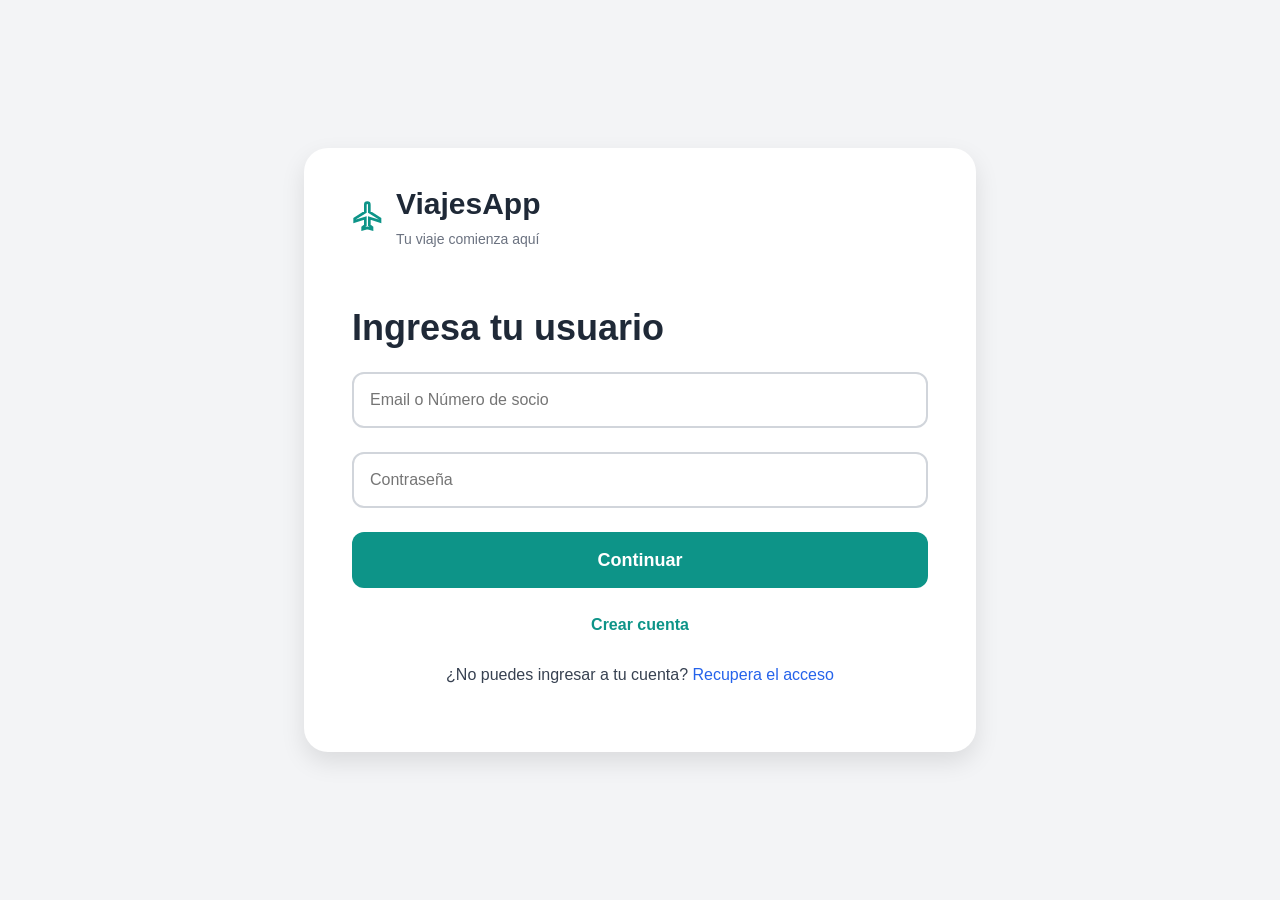
<file: index.html>
<!DOCTYPE html>
<html lang="es">
<head>
    <meta charset="UTF-8">
    <meta name="viewport" content="width=device-width, initial-scale=1.0">
    <title>ViajesApp - Login</title>
    <link rel="stylesheet" href="css/styles.css">
</head>
<body>
    <div class="container">
        <div class="card">
            <div class="header">
                <div class="logo-container">
                    <svg class="plane-icon" viewBox="0 0 24 24" fill="none" stroke="currentColor" stroke-width="2">
                        <path d="M21 16v-2l-8-5V3.5a1.5 1.5 0 0 0-3 0V9l-8 5v2l8-2.5V19l-2 1.5V22l3.5-1 3.5 1v-1.5L13 19v-5.5l8 2.5z"/>
                    </svg>
                    <div>
                        <h1>ViajesApp</h1>
                        <p class="subtitle">Tu viaje comienza aquí</p>
                    </div>
                </div>
            </div>

            <div class="content">
                <h2>Ingresa tu usuario</h2>
                <form class="form" onsubmit="event.preventDefault(); login();">
                    
                    <input 
                        id="usuario"
                        type="text" 
                        class="input" 
                        placeholder="Email o Número de socio"
                        required
                    />

                    <input 
                        id="password"
                        type="password" 
                        class="input" 
                        placeholder="Contraseña"
                        required
                    />

                    <button type="submit" class="btn-primary">
                        Continuar
                    </button>

                    <div class="text-center">
                        <a href="crear-cuenta.html" class="link-primary">Crear cuenta</a>
                    </div>

                    <div class="text-center">
                        <span class="text-gray">¿No puedes ingresar a tu cuenta?</span>
                        <a href="recuperar-acceso.html" class="link-blue">Recupera el acceso</a>
                    </div>
                </form>
            </div>
        </div>
    </div>

    <script src="js/login.js"></script>
</body>
</html>
</file>
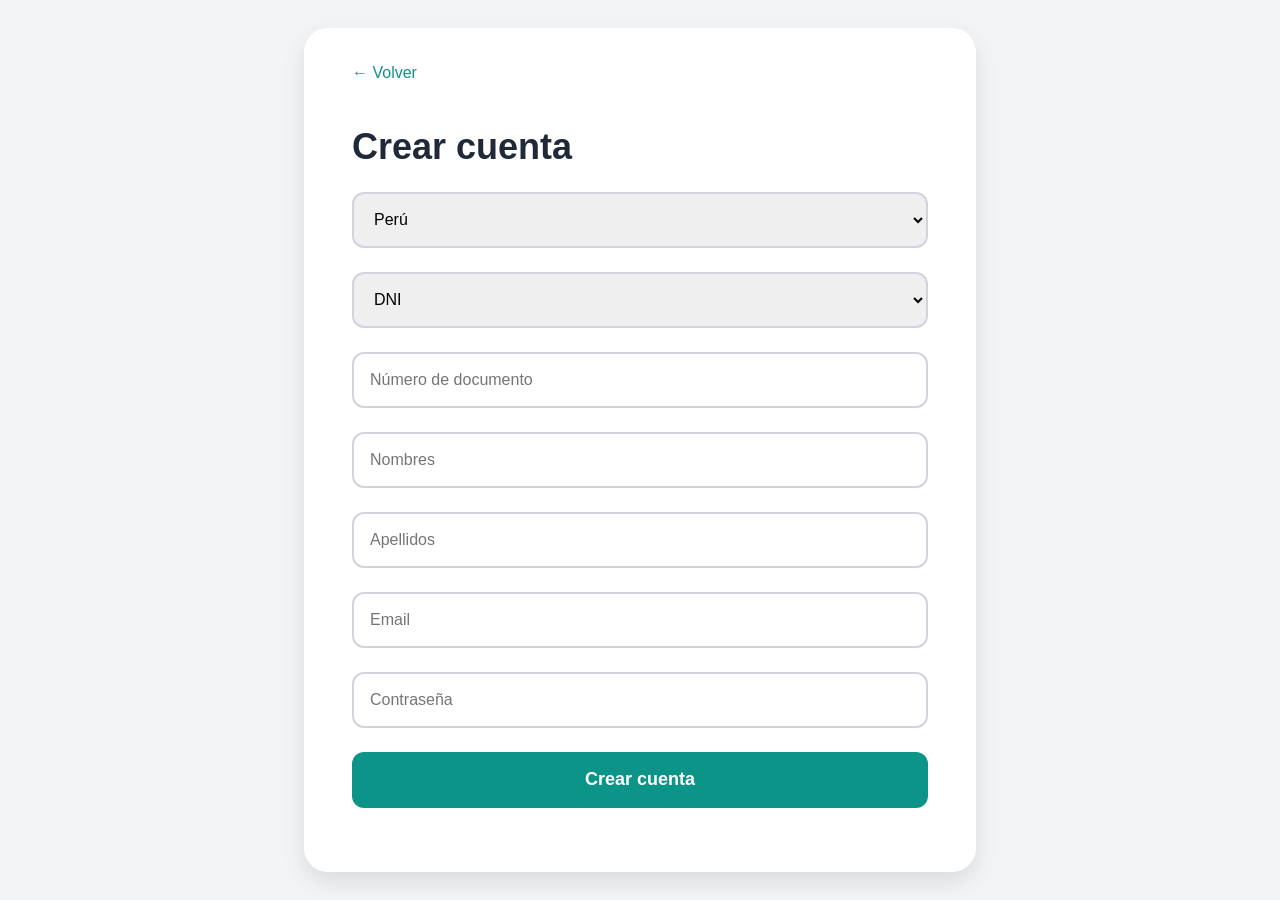
<file: crear-cuenta.html>
<!DOCTYPE html>
<html lang="es">
<head>
    <meta charset="UTF-8">
    <meta name="viewport" content="width=device-width, initial-scale=1.0">
    <title>ViajesApp - Crear Cuenta</title>
    <link rel="stylesheet" href="css/styles.css">
</head>
<body>

<div class="container">
    <div class="card">

        <a href="index.html" class="btn-back">← Volver</a>

        <div class="content">
            <h2>Crear cuenta</h2>

            <form class="form" onsubmit="event.preventDefault(); crearUsuario();">

                <select id="pais" class="input">
                    <option value="Perú">Perú</option>
                </select>

                <select id="tipoDocumento" class="input">
                    <option value="DNI">DNI</option>
                    <option value="Pasaporte">Pasaporte</option>
                </select>

                <input id="numeroDocumento" type="text" class="input" placeholder="Número de documento" required>

                <input id="nombres" type="text" class="input" placeholder="Nombres" required>

                <input id="apellidos" type="text" class="input" placeholder="Apellidos" required>

                <input id="email" type="email" class="input" placeholder="Email" required>

                <input id="password" type="password" class="input" placeholder="Contraseña" required>

                <button type="submit" class="btn-primary">
                    Crear cuenta
                </button>

            </form>
        </div>
    </div>
</div>

<script src="js/crear-cuenta.js"></script>

</body>
</html>
</file>
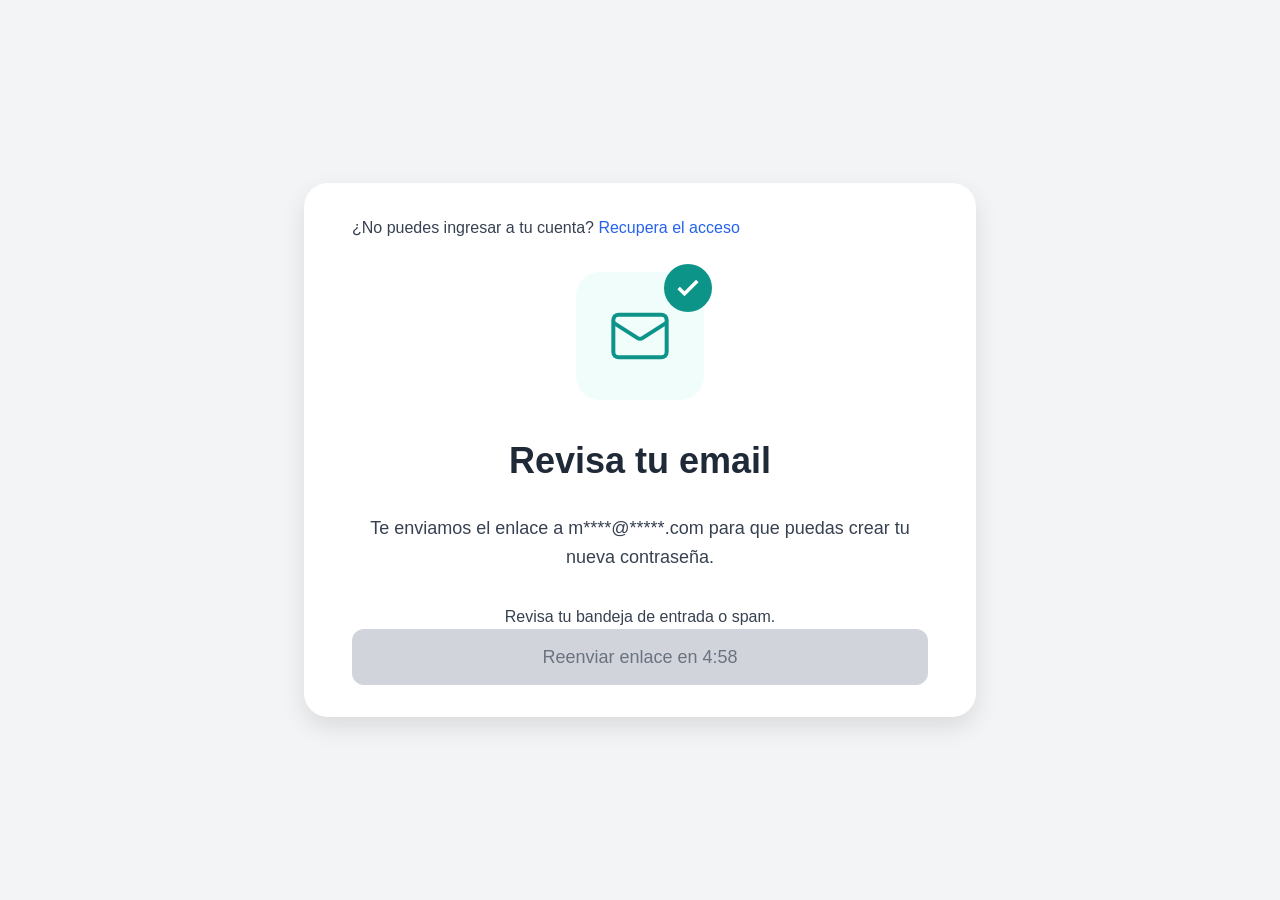
<file: email-enviado.html>
<!DOCTYPE html>
<html lang="es">
<head>
    <meta charset="UTF-8">
    <meta name="viewport" content="width=device-width, initial-scale=1.0">
    <title>ViajesApp - Email Enviado</title>
    <link rel="stylesheet" href="css/styles.css">
</head>
<body>
    <div class="container">
        <div class="card">
            <p class="top-text">
                ¿No puedes ingresar a tu cuenta? 
                <a href="recuperar-acceso.html" class="link-blue">Recupera el acceso</a>
            </p>

            <div class="content-center">
                <div class="email-icon-container">
                    <div class="email-icon-bg">
                        <svg class="email-icon-large" viewBox="0 0 24 24" fill="none" stroke="currentColor" stroke-width="1.5">
                            <rect x="2" y="4" width="20" height="16" rx="2"/>
                            <path d="m22 7-8.97 5.7a1.94 1.94 0 0 1-2.06 0L2 7"/>
                        </svg>
                    </div>

                    <div class="check-badge">
                        <svg viewBox="0 0 24 24" fill="none" stroke="currentColor" stroke-width="3">
                            <polyline points="20 6 9 17 4 12"/>
                        </svg>
                    </div>
                </div>

                <h2 class="title-center">Revisa tu email</h2>

                <p class="description-lg" id="email-sent-text">
                    Te enviamos el enlace a m****@*****.com para que puedas crear tu nueva contraseña.
                </p>

                <p class="text-gray">Revisa tu bandeja de entrada o spam.</p>

                <button id="btn-reenviar" type="button" class="btn-disabled" disabled>
                    Reenviar enlace en 4:58
                </button>
            </div>
        </div>
    </div>

    <script src="js/email-enviado.js"></script>
</body>
</html>
</file>
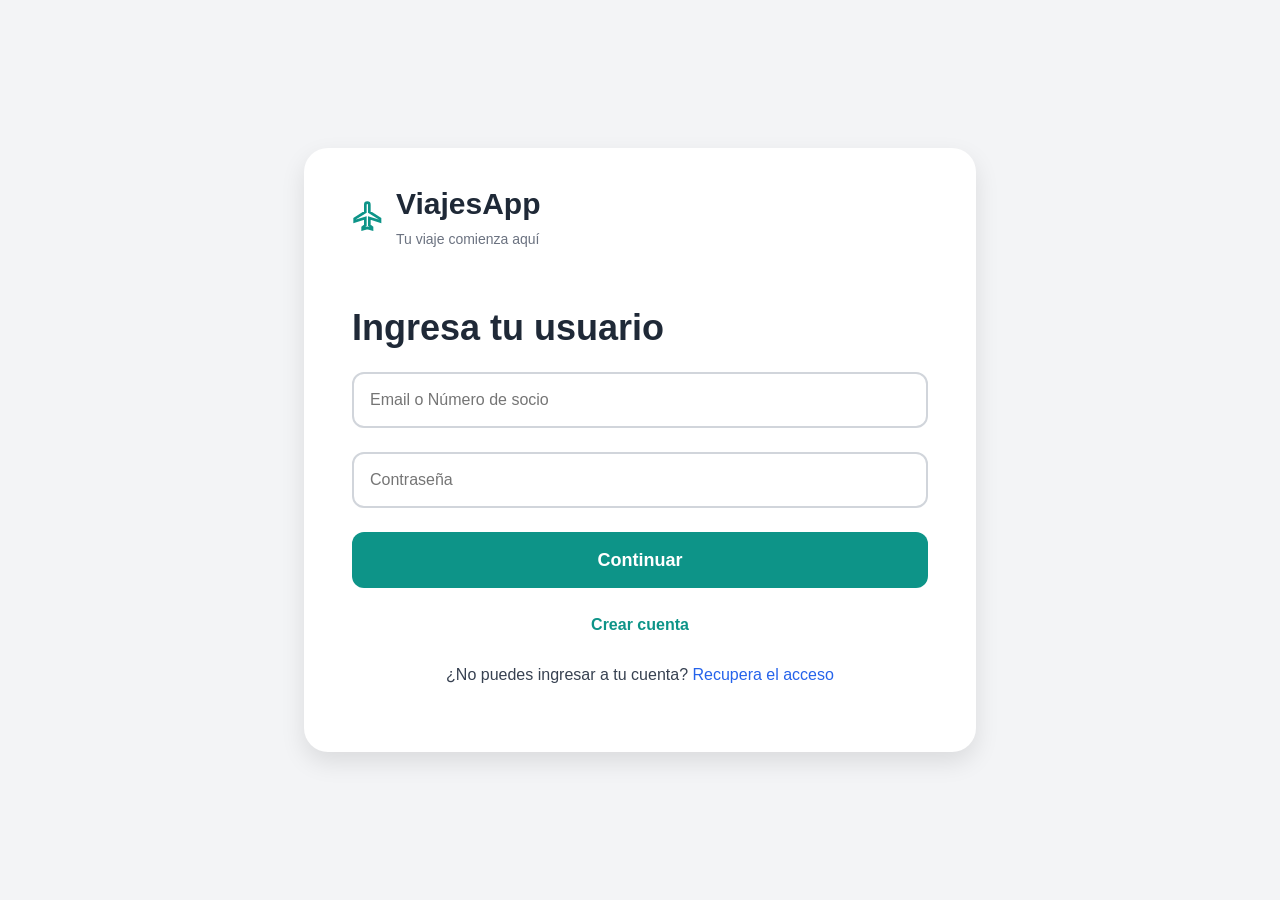
<file: home.html>
<!DOCTYPE html>
<html lang="es">
<head>
    <meta charset="UTF-8">
    <meta name="viewport" content="width=device-width, initial-scale=1.0">
    <title>ViajesApp - Buscar Vuelos</title>
    <link rel="stylesheet" href="css/styles.css">
    <style>
        .flight-card {
            background: white; border-radius: 1rem; padding: 1.5rem 2rem;
            margin-bottom: 1rem; box-shadow: 0 4px 6px rgba(0, 0, 0, 0.05);
            display: flex; justify-content: space-between; align-items: center;
            border: 2px solid transparent; transition: all 0.2s;
        }
        .flight-card:hover { border-color: #0d9488; box-shadow: 0 10px 15px rgba(0, 0, 0, 0.1); }
        .flight-times { display: flex; align-items: center; gap: 2rem; }
        .time-block { text-align: center; }
        .time-block h3 { font-size: 1.5rem; margin-bottom: 0; color: #1f2937; }
        .flight-duration {
            text-align: center; color: #6b7280; font-size: 0.875rem; position: relative; padding: 0 1rem;
        }
        .flight-duration::before {
            content: ''; position: absolute; top: 50%; left: -10px; right: -10px; height: 2px; background: #d1d5db; z-index: 0;
        }
        .flight-duration span { background: white; padding: 0 0.5rem; position: relative; z-index: 1; }
        .no-results { text-align: center; padding: 4rem 2rem; background: white; border-radius: 1rem; }
    </style>
</head>
<body>
<nav class="navbar">
    <div class="nav-container">
        <div class="nav-left">
            <div class="logo">
                <svg class="logo-icon" viewBox="0 0 24 24" fill="none" stroke="currentColor" stroke-width="2">
                    <path d="M21 16v-2l-8-5V3.5a1.5 1.5 0 0 0-3 0V9l-8 5v2l8-2.5V19l-2 1.5V22l3.5-1 3.5 1v-1.5L13 19v-5.5l8 2.5z"/>
                </svg>
                <span>ViajesApp</span>
            </div>
            <div class="nav-menu">
                <a href="home.html" class="nav-link">Descubre</a>
                <a href="wishlist.html" class="nav-link">Mis viajes (Wishlist)</a>
                <a href="dashboard.html" class="nav-link">Panel de Datos</a>
            </div>
        </div>
        
        <div class="nav-right" style="display: flex; align-items: center; gap: 1.5rem;">
            <div class="user-profile">
                <div class="user-avatar" id="userAvatar">?</div>
                <span id="userNombre">Usuario</span>
            </div>

            <button onclick="cerrarSesion()" style="background: transparent; border: 1px solid white; color: white; border-radius: 0.5rem; padding: 0.4rem 0.8rem; cursor: pointer; font-size: 0.85rem; font-weight: 500;">
                Salir
            </button>
        </div>
        
    </div>
</nav>
    <main class="main-content">
        <div class="search-container">

            <div class="search-box" style="border-radius: 1rem; margin-bottom: 2rem;">
                <div class="trip-type-header">
                    <h2 class="search-title">Filtra tus vuelos</h2>
                </div>

                <div class="route-container" style="grid-template-columns: 1fr;">
                    <div class="destination-group">
                        <label class="input-label">Destino (Salidas desde Lima)</label>
                        <input type="text" id="input-destino" class="route-input" style="border-radius: 0.75rem;" placeholder="Ej. Cusco, Arequipa, Miami...">
                    </div>
                </div>

                <div class="details-grid">
                    <div class="input-group">
                        <label class="input-label">Cabina</label>
                        <select class="select-input" id="select-cabina">
                            <option value="Economy">Economy</option>
                            <option value="Premium">Premium Business</option>
                        </select>
                    </div>

                    <div class="dates-group">
                        <div class="input-group">
                            <label class="input-label">Fecha de salida</label>
                            <input type="date" id="input-fecha-ida" class="date-input">
                        </div>
                        <div class="input-group" id="returnDateGroup" style="display: none;">
                            <label class="input-label">Fecha de regreso</label>
                            <input type="date" id="input-fecha-vuelta" class="date-input">
                        </div>
                    </div>
                </div>

                <div class="search-actions">
                    <button id="btn-buscar-vuelos" class="btn-search">
                        <svg class="search-icon" viewBox="0 0 24 24" fill="none" stroke="currentColor" stroke-width="2">
                            <circle cx="11" cy="11" r="8"/>
                            <path d="m21 21-4.35-4.35"/>
                        </svg>
                        Aplicar Filtros
                    </button>
                </div>
            </div>

            <h2 style="color: white; margin-bottom: 1.5rem;" id="titulo-resultados">Vuelos disponibles</h2>

            <div id="vuelos-container">
            </div>

        </div>
    </main>

    <script src="js/home.js"></script>
</body>
</html>
</file>
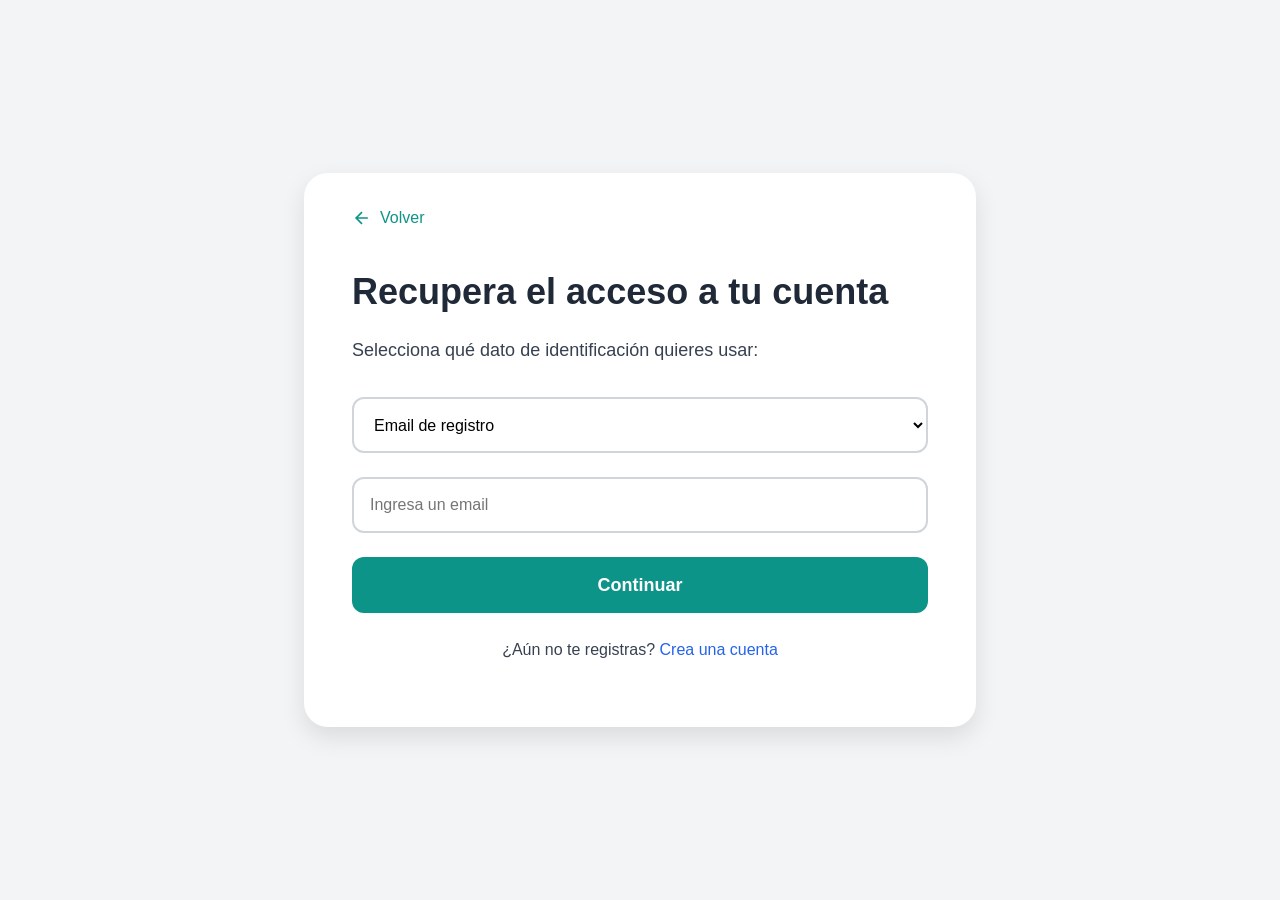
<file: recuperar-acceso.html>
<!DOCTYPE html>
<html lang="es">
<head>
    <meta charset="UTF-8">
    <meta name="viewport" content="width=device-width, initial-scale=1.0">
    <title>ViajesApp - Recuperar Acceso</title>
    <link rel="stylesheet" href="css/styles.css">
</head>
<body>
    <div class="container">
        <div class="card">
            <a href="index.html" class="btn-back">
                <svg class="arrow-icon" viewBox="0 0 24 24" fill="none" stroke="currentColor" stroke-width="2">
                    <path d="M19 12H5M12 19l-7-7 7-7"/>
                </svg>
                Volver
            </a>

            <div class="content">
                <h2>Recupera el acceso a tu cuenta</h2>
                <p class="description-lg">Selecciona qué dato de identificación quieres usar:</p>

                <form class="form">
                    <div class="form-group">
                        <select class="select-large" id="tipo-identificacion">
                            <option value="" disabled>Dato de identificación</option>
                            <option value="email" selected>Email de registro</option>
                            <option value="telefono">Número de teléfono</option>
                        </select>
                    </div>

                    <input 
                        type="email" 
                        class="input" 
                        id="input-identificacion"
                        placeholder="Ingresa un email"
                        required
                    />

                    <button type="button" id="btn-continuar" class="btn-primary">
                        Continuar
                    </button>

                    <div class="text-center">
                        <span class="text-gray">¿Aún no te registras?</span>
                        <a href="crear-cuenta.html" class="link-blue">Crea una cuenta</a>
                    </div>
                </form>
            </div>
        </div>
    </div>

    <script src="js/recuperar-acceso.js"></script>
</body>
</html>
</file>
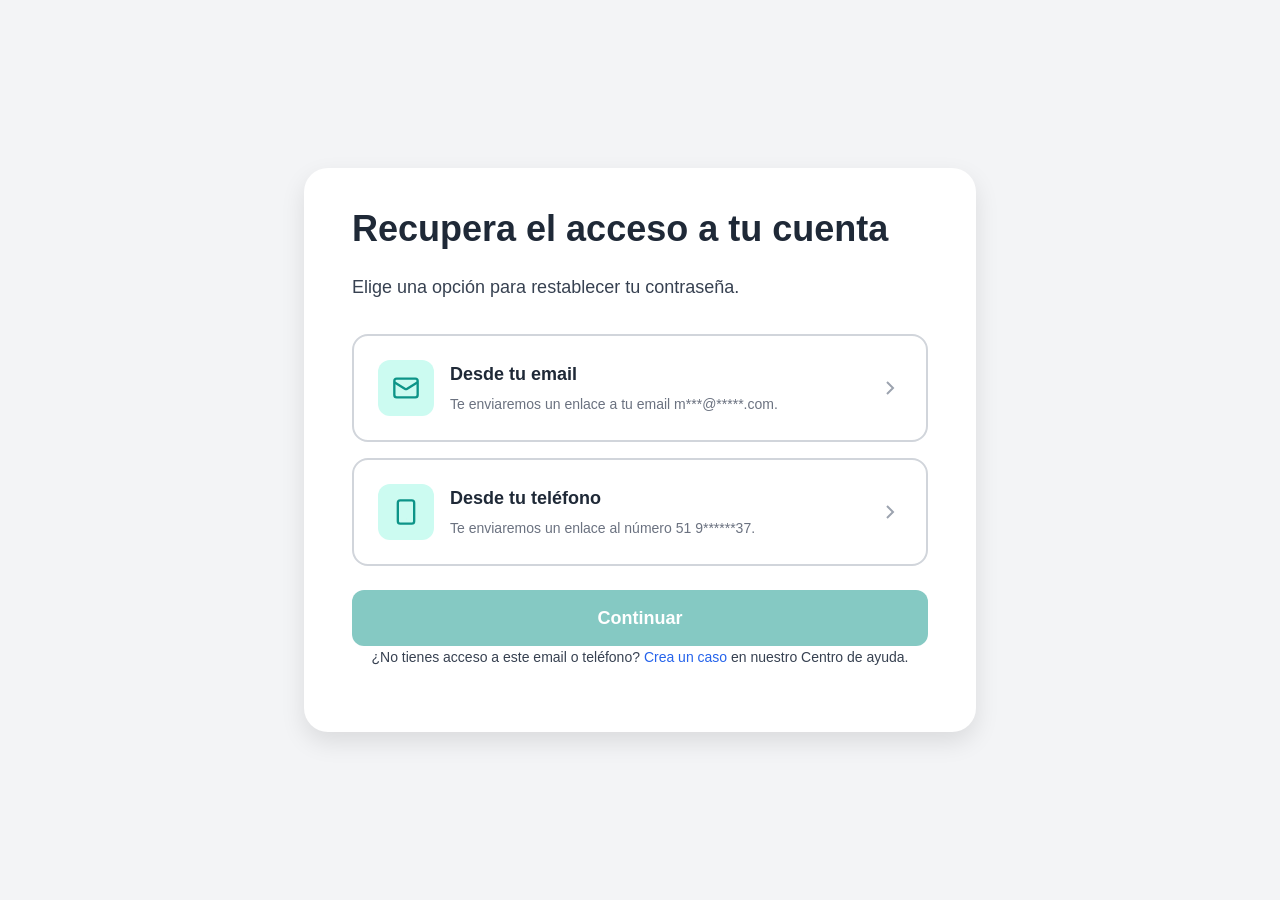
<file: recuperar-opciones.html>
<!DOCTYPE html>
<html lang="es">
<head>
    <meta charset="UTF-8">
    <meta name="viewport" content="width=device-width, initial-scale=1.0">
    <title>ViajesApp - Opciones de Recuperación</title>
    
    <link rel="stylesheet" href="css/styles.css">
</head>
<body>
    <div class="container">
        <div class="card">
            <div class="content">
                <h2>Recupera el acceso a tu cuenta</h2>
                <p class="description-lg">Elige una opción para restablecer tu contraseña.</p>

                <div class="options-container">
                    <div class="option-card" id="card-email" style="cursor: pointer; transition: all 0.2s;">
                        <div class="option-icon email-icon">
                            <svg viewBox="0 0 24 24" fill="none" stroke="currentColor" stroke-width="2">
                                <rect x="2" y="4" width="20" height="16" rx="2"/>
                                <path d="m22 7-8.97 5.7a1.94 1.94 0 0 1-2.06 0L2 7"/>
                            </svg>
                        </div>

                        <div class="option-content">
                            <h3>Desde tu email</h3>
                            
                            <p id="user-email">
                                Te enviaremos un enlace a tu email m***@*****.com.
                            </p>
                        </div>

                        <svg class="chevron-icon" viewBox="0 0 24 24" fill="none" stroke="currentColor" stroke-width="2">
                            <path d="m9 18 6-6-6-6"/>
                        </svg>
                    </div>

                    <div class="option-card" id="card-phone" style="cursor: pointer; transition: all 0.2s;">
                        <div class="option-icon phone-icon">
                            <svg viewBox="0 0 24 24" fill="none" stroke="currentColor" stroke-width="2">
                                <rect x="5" y="2" width="14" height="20" rx="2" ry="2"/>
                                <path d="M12 18h.01"/>
                            </svg>
                        </div>

                        <div class="option-content">
                            <h3>Desde tu teléfono</h3>
                            <p id="user-phone">
                                Te enviaremos un enlace al número 51 9******37.
                            </p>
                        </div>

                        <svg class="chevron-icon" viewBox="0 0 24 24" fill="none" stroke="currentColor" stroke-width="2">
                            <path d="m9 18 6-6-6-6"/>
                        </svg>
                    </div>
                </div>

                <button type="button" id="btn-continuar" class="btn-primary" disabled style="opacity: 0.5; cursor: not-allowed;">
                    Continuar
                </button>

                <p class="text-center help-text">
                    ¿No tienes acceso a este email o teléfono? 
                    <a href="#" class="link-blue">Crea un caso</a> en nuestro Centro de ayuda.
                </p>
            </div>
        </div>
    </div>

    <script src="js/recuperar-opciones.js"></script>
</body>
</html>
</file>
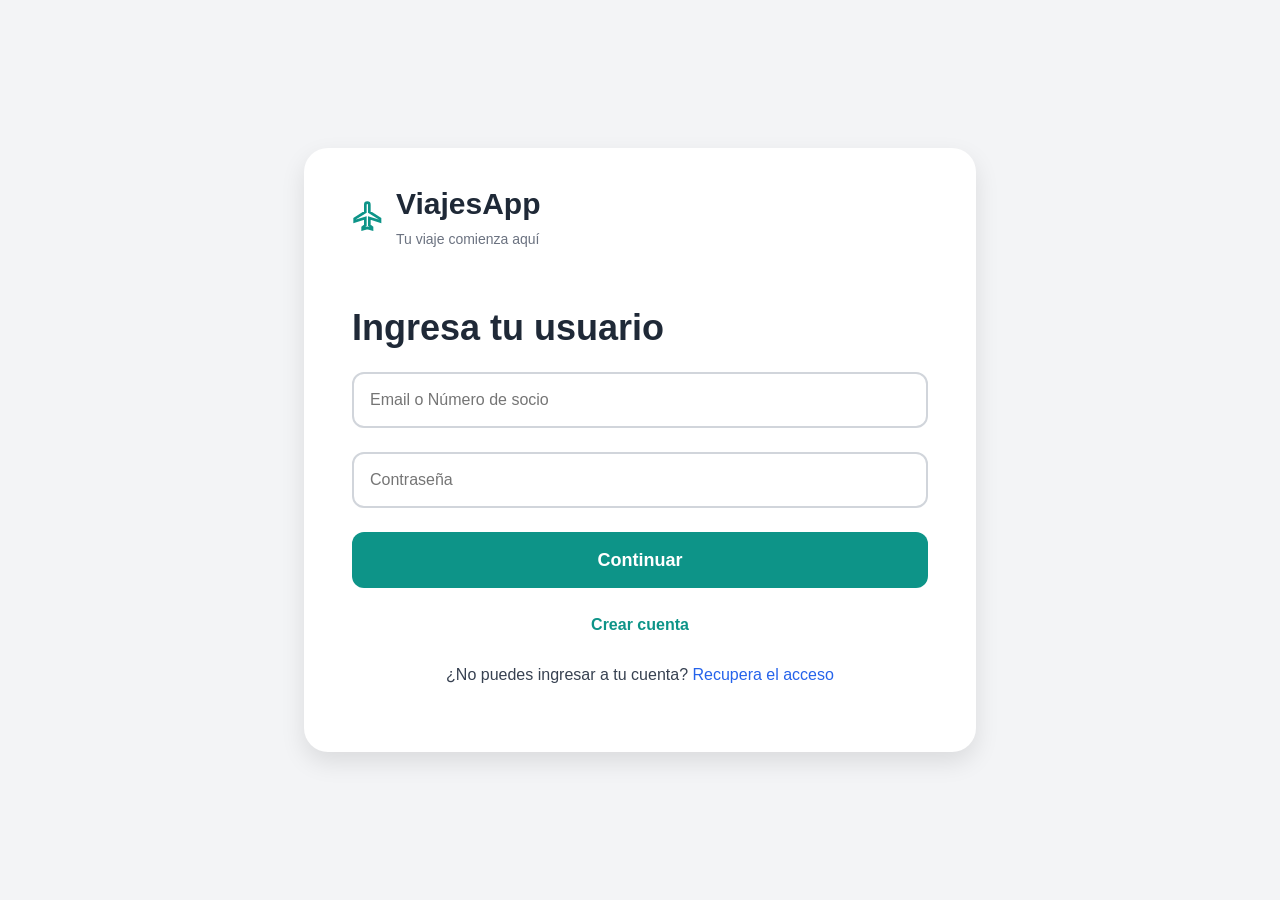
<file: reserva.html>
<!DOCTYPE html>
<html lang="es">
<head>
    <meta charset="UTF-8">
    <meta name="viewport" content="width=device-width, initial-scale=1.0">
    <title>ViajesApp - Confirmar Reserva</title>
    <link rel="stylesheet" href="css/styles.css">
    <style>
        .checkout-grid {
            display: grid;
            grid-template-columns: 2fr 1fr;
            gap: 2rem;
            margin-top: 1.5rem;
        }
        .summary-card {
            background: #f8fafc;
            border: 1px solid #e2e8f0;
            border-radius: 1rem;
            padding: 1.5rem;
        }
        .summary-item {
            display: flex;
            justify-content: space-between;
            margin-bottom: 0.75rem;
            color: #475569;
        }
        .summary-total {
            display: flex;
            justify-content: space-between;
            margin-top: 1.5rem;
            padding-top: 1rem;
            border-top: 2px dashed #cbd5e1;
            font-size: 1.25rem;
            font-weight: 700;
            color: #0f172a;
        }
        @media (max-width: 768px) {
            .checkout-grid {
                grid-template-columns: 1fr;
            }
        }
    </style>
</head>
<body>
    <nav class="navbar">
        <div class="nav-container">
            <div class="nav-left">
                <div class="logo">
                    <svg class="logo-icon" viewBox="0 0 24 24" fill="none" stroke="currentColor" stroke-width="2">
                        <path d="M21 16v-2l-8-5V3.5a1.5 1.5 0 0 0-3 0V9l-8 5v2l8-2.5V19l-2 1.5V22l3.5-1 3.5 1v-1.5L13 19v-5.5l8 2.5z"/>
                    </svg>
                    <span>ViajesApp</span>
                </div>
            </div>
            <div class="nav-right">
                <div class="user-profile">
                    <div class="user-avatar" id="userAvatar">?</div>
                    <span id="userNombre">Usuario</span>
                </div>
            </div>
        </div>
    </nav>

    <main class="main-content">
        <div class="search-container">
            <a href="resultados.html" class="btn-back" style="color: white; margin-bottom: 1rem;">
                ← Volver a resultados
            </a>

            <div class="card" style="max-width: 100%;">
                <h2>Completa tu reserva</h2>
                <p class="description">Estás a un paso de confirmar tu viaje.</p>

                <div class="checkout-grid">
                    <div>
                        <h3 class="border-top">Datos del titular</h3>
                        <form id="form-reserva" class="form" onsubmit="event.preventDefault(); confirmarReserva();">
                            <div class="details-grid-2" style="margin-bottom: 0;">
                                <div class="form-group">
                                    <label>Nombres</label>
                                    <input type="text" id="titular-nombres" class="input" required>
                                </div>
                                <div class="form-group">
                                    <label>Apellidos</label>
                                    <input type="text" id="titular-apellidos" class="input" required>
                                </div>
                            </div>

                            <h3 class="border-top" style="margin-top: 1rem;">Método de Pago</h3>
                            <div class="form-group">
                                <label>Número de Tarjeta</label>
                                <input type="text" class="input" placeholder="0000 0000 0000 0000" maxlength="19" required>
                            </div>
                            <div class="details-grid-2">
                                <div class="form-group">
                                    <label>Vencimiento</label>
                                    <input type="text" class="input" placeholder="MM/AA" maxlength="5" required>
                                </div>
                                <div class="form-group">
                                    <label>CVV</label>
                                    <input type="password" class="input" placeholder="123" maxlength="4" required>
                                </div>
                            </div>

                            <button type="submit" class="btn-primary" id="btn-pagar" style="margin-top: 1rem;">
                                Confirmar y Pagar
                            </button>
                        </form>
                    </div>

                    <div>
                        <div class="summary-card">
                            <h3 style="margin-bottom: 1.5rem;">Resumen de Compra</h3>
                            
                            <div style="margin-bottom: 1.5rem;">
                                <p style="font-weight: 600; color: #0d9488;" id="resumen-ruta">Cargando ruta...</p>
                                <p class="text-gray" style="font-size: 0.875rem;" id="resumen-vuelo">Cargando detalles...</p>
                            </div>

                            <div class="summary-item">
                                <span>Ticket x <span id="resumen-pasajeros">1</span></span>
                                <span id="resumen-precio-unitario">$0.00</span>
                            </div>
                            <div class="summary-item">
                                <span>Impuestos y tasas</span>
                                <span>$25.00</span>
                            </div>

                            <div class="summary-total">
                                <span>Total a pagar</span>
                                <span style="color: #0d9488;" id="resumen-total">$0.00</span>
                            </div>
                        </div>
                    </div>
                </div>
            </div>
        </div>
    </main>

    <script src="js/reserva.js"></script>
</body>
</html>
</file>
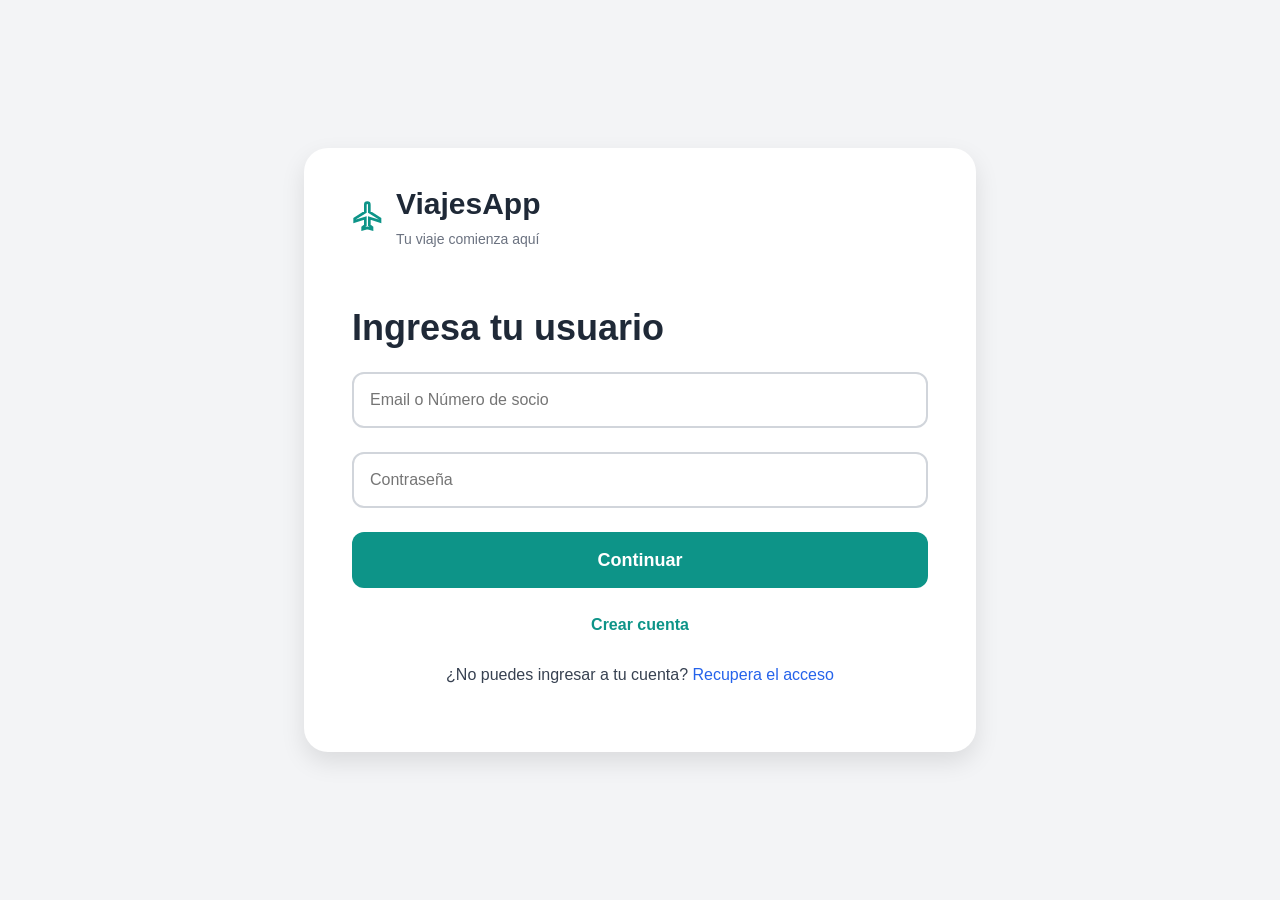
<file: resultados.html>
<!DOCTYPE html>
<html lang="es">
<head>
    <meta charset="UTF-8">
    <meta name="viewport" content="width=device-width, initial-scale=1.0">
    <title>ViajesApp - Resultados de Vuelos</title>
    <link rel="stylesheet" href="css/styles.css">
    <style>
        .results-header {
            background: white;
            padding: 1.5rem 2rem;
            border-radius: 1rem;
            margin-bottom: 2rem;
            box-shadow: 0 4px 6px rgba(0, 0, 0, 0.05);
            display: flex;
            justify-content: space-between;
            align-items: center;
        }
        .route-info h2 {
            margin-bottom: 0.25rem;
            font-size: 1.5rem;
        }
        .flight-card {
            background: white;
            border-radius: 1rem;
            padding: 1.5rem 2rem;
            margin-bottom: 1rem;
            box-shadow: 0 4px 6px rgba(0, 0, 0, 0.05);
            display: flex;
            justify-content: space-between;
            align-items: center;
            border: 2px solid transparent;
            transition: all 0.2s;
        }
        .flight-card:hover {
            border-color: #0d9488;
            box-shadow: 0 10px 15px rgba(0, 0, 0, 0.1);
        }
        .flight-times {
            display: flex;
            align-items: center;
            gap: 2rem;
        }
        .time-block {
            text-align: center;
        }
        .time-block h3 {
            font-size: 1.5rem;
            margin-bottom: 0;
            color: #1f2937;
        }
        .flight-duration {
            text-align: center;
            color: #6b7280;
            font-size: 0.875rem;
            position: relative;
            padding: 0 1rem;
        }
        .flight-duration::before {
            content: '';
            position: absolute;
            top: 50%;
            left: -10px;
            right: -10px;
            height: 2px;
            background: #d1d5db;
            z-index: 0;
        }
        .flight-duration span {
            background: white;
            padding: 0 0.5rem;
            position: relative;
            z-index: 1;
        }
        .flight-price {
            text-align: right;
        }
        .flight-price h3 {
            font-size: 1.75rem;
            color: #0d9488;
            margin-bottom: 0.5rem;
        }
        .no-results {
            text-align: center;
            padding: 4rem 2rem;
            background: white;
            border-radius: 1rem;
        }
    </style>
</head>
<body>
    <nav class="navbar">
        <div class="nav-container">
            <div class="nav-left">
                <div class="logo">
                    <svg class="logo-icon" viewBox="0 0 24 24" fill="none" stroke="currentColor" stroke-width="2">
                        <path d="M21 16v-2l-8-5V3.5a1.5 1.5 0 0 0-3 0V9l-8 5v2l8-2.5V19l-2 1.5V22l3.5-1 3.5 1v-1.5L13 19v-5.5l8 2.5z"/>
                    </svg>
                    <span>ViajesApp</span>
                </div>
            </div>
            <div class="nav-right">
                <div class="user-profile">
                    <div class="user-avatar" id="userAvatar">?</div>
                    <span id="userNombre">Usuario</span>
                </div>
            </div>
        </div>
    </nav>

    <main class="main-content">
        <div class="search-container">
            
            <a href="home.html" class="btn-back" style="color: white; margin-bottom: 1rem;">
                ← Volver a buscar
            </a>

            <div class="results-header">
                <div class="route-info">
                    <h2 id="resumen-ruta">Cargando...</h2>
                    <p class="text-gray" id="resumen-detalles">Cargando detalles...</p>
                </div>
                <div>
                    <button class="btn-primary" style="width: auto; padding: 0.5rem 1.5rem; height: auto;" onclick="window.location.href='home.html'">
                        Modificar búsqueda
                    </button>
                </div>
            </div>

            <div id="vuelos-container">
            </div>

        </div>
    </main>

    <script src="js/resultados.js"></script>
</body>
</html>
</file>
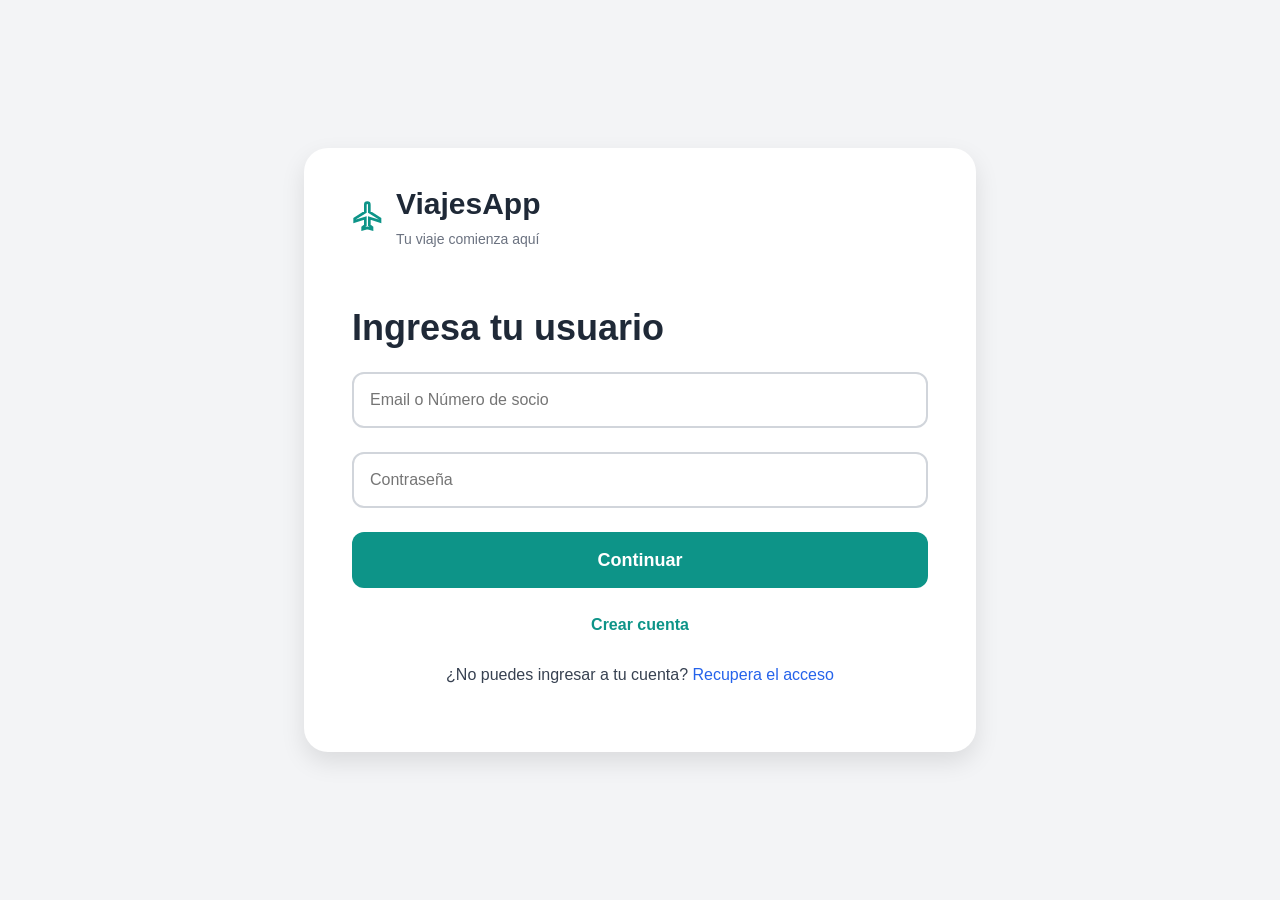
<file: wishlist.html>
<!DOCTYPE html>
<html lang="es">
<head>
    <meta charset="UTF-8">
    <meta name="viewport" content="width=device-width, initial-scale=1.0">
    <title>ViajesApp - Mi Wishlist</title>
    <link rel="stylesheet" href="css/styles.css">
    <style>
        .flight-card {
            background: white;
            border-radius: 1rem;
            padding: 1.5rem 2rem;
            margin-bottom: 1rem;
            box-shadow: 0 4px 6px rgba(0, 0, 0, 0.05);
            display: flex;
            justify-content: space-between;
            align-items: center;
        }
        .flight-times { display: flex; align-items: center; gap: 2rem; }
        .time-block { text-align: center; }
        .time-block h3 { font-size: 1.5rem; margin-bottom: 0; color: #1f2937; }
        .flight-duration {
            text-align: center; color: #6b7280; font-size: 0.875rem; position: relative; padding: 0 1rem;
        }
        .flight-duration::before {
            content: ''; position: absolute; top: 50%; left: -10px; right: -10px; height: 2px; background: #d1d5db; z-index: 0;
        }
        .flight-duration span { background: white; padding: 0 0.5rem; position: relative; z-index: 1; }
        .no-results { text-align: center; padding: 4rem 2rem; background: white; border-radius: 1rem; }
    </style>
</head>
<body>
    <nav class="navbar">
        <div class="nav-container">
            <div class="nav-left">
                <div class="logo">
                    <svg class="logo-icon" viewBox="0 0 24 24" fill="none" stroke="currentColor" stroke-width="2">
                        <path d="M21 16v-2l-8-5V3.5a1.5 1.5 0 0 0-3 0V9l-8 5v2l8-2.5V19l-2 1.5V22l3.5-1 3.5 1v-1.5L13 19v-5.5l8 2.5z"/>
                    </svg>
                    <span>ViajesApp</span>
                </div>
                <div class="nav-menu">
                    <a href="home.html" class="nav-link">Descubre</a>
                    <a href="wishlist.html" class="nav-link">Mis viajes / Wishlist</a>
                </div>
            </div>
            <div class="nav-right">
                <div class="user-profile">
                    <div class="user-avatar" id="userAvatar">?</div>
                    <span id="userNombre">Usuario</span>
                </div>
            </div>
        </div>
    </nav>

    <main class="main-content">
        <div class="search-container">
            <h2 style="color: white; margin-bottom: 2rem;">Tus vuelos guardados</h2>
            <div id="wishlist-container">
            </div>
        </div>
    </main>

    <script src="js/wishlist.js"></script>
</body>
</html>
</file>
<file: css/styles.css>
/* Reset y estilos base */
* {
    margin: 0;
    padding: 0;
    box-sizing: border-box;
}

body {
    font-family: -apple-system, BlinkMacSystemFont, 'Segoe UI', Roboto, 'Helvetica Neue', Arial, sans-serif;
    background-color: #f3f4f6;
    color: #1f2937;
    line-height: 1.6;
}

/* Contenedor principal */
.container {
    min-height: 100vh;
    display: flex;
    align-items: center;
    justify-content: center;
    padding: 1rem;
}

.card {
    background: white;
    border-radius: 1.5rem;
    box-shadow: 0 10px 25px rgba(0, 0, 0, 0.1);
    padding: 2rem 3rem;
    width: 100%;
    max-width: 42rem;
}

/* Header principal */
.header {
    margin-bottom: 3rem;
}

.logo-container {
    display: flex;
    align-items: center;
    gap: 0.75rem;
    margin-bottom: 0.5rem;
}

.plane-icon {
    width: 2rem;
    height: 2rem;
    color: #0d9488;
}

.logo-container h1 {
    font-size: 1.875rem;
    font-weight: 700;
}

.subtitle {
    color: #6b7280;
    font-size: 0.875rem;
}

/* Header pequeño */
.header-small {
    margin-bottom: 2rem;
}

.logo-container-small {
    display: flex;
    align-items: center;
    gap: 0.75rem;
    margin-bottom: 2rem;
}

.plane-icon-small {
    width: 1.75rem;
    height: 1.75rem;
    color: #0d9488;
}

.title-small {
    font-size: 1.5rem;
    font-weight: 600;
}

.subtitle-small {
    font-size: 0.75rem;
    color: #6b7280;
}

/* Contenido */
.content {
    margin-bottom: 2rem;
}

.content h2 {
    font-size: 2.25rem;
    margin-bottom: 1rem;
    font-weight: 700;
}

h2 {
    font-size: 2.25rem;
    margin-bottom: 1rem;
    font-weight: 700;
}

h3 {
    font-size: 1.25rem;
    margin-bottom: 1rem;
    font-weight: 600;
}

.description {
    color: #374151;
    margin-bottom: 1.5rem;
}

.description-lg {
    color: #374151;
    font-size: 1.125rem;
    margin-bottom: 2rem;
}

/* Formularios */
.form {
    display: flex;
    flex-direction: column;
    gap: 1.5rem;
}

.form-group {
    display: flex;
    flex-direction: column;
    gap: 0.5rem;
}

.form-group label {
    font-size: 0.875rem;
    font-weight: 500;
}

/* Inputs */
.input {
    height: 3.5rem;
    padding: 0 1rem;
    border: 2px solid #d1d5db;
    border-radius: 0.75rem;
    font-size: 1rem;
    transition: border-color 0.2s;
}

.input:focus {
    outline: none;
    border-color: #0d9488;
}

/* Selects */
.select {
    height: 3.5rem;
    padding: 0 1rem;
    border: 2px solid #d1d5db;
    border-radius: 0.75rem;
    font-size: 1rem;
    background: white;
    cursor: pointer;
}

.select:focus {
    outline: none;
    border-color: #0d9488;
}

.select-large {
    height: 3.5rem;
    padding: 1rem;
    border: 2px solid #d1d5db;
    border-radius: 0.75rem;
    font-size: 1rem;
    background: white;
    cursor: pointer;
}

/* Textos de ayuda */
.hint {
    font-size: 0.875rem;
    color: #6b7280;
}

.help-text {
    font-size: 0.875rem;
    color: #374151;
}

/* Input de contraseña */
.input-password {
    position: relative;
}

.input-password .input {
    padding-right: 3rem;
}

.toggle-password {
    position: absolute;
    right: 1rem;
    top: 50%;
    transform: translateY(-50%);
    background: none;
    border: none;
    cursor: pointer;
    padding: 0.5rem;
}

.eye-icon {
    width: 1.25rem;
    height: 1.25rem;
    color: #6b7280;
}

/* Requisitos de contraseña */
.password-requirements {
    margin-top: 1rem;
    display: flex;
    flex-direction: column;
    gap: 0.5rem;
}

.requirement {
    display: flex;
    align-items: center;
    gap: 0.5rem;
    font-size: 0.875rem;
    color: #6b7280;
}

.requirement .check-icon {
    width: 1rem;
    height: 1rem;
    color: #9ca3af;
}

/* Botones */
.btn-primary {
    width: 100%;
    height: 3.5rem;
    font-size: 1.125rem;
    background-color: #0d9488;
    color: white;
    border: none;
    border-radius: 0.75rem;
    cursor: pointer;
    font-weight: 600;
    transition: background-color 0.2s;
}

.btn-primary:hover {
    background-color: #0f766e;
}

.btn-link {
    display: flex;
    align-items: center;
    justify-content: center;
    text-decoration: none;
}

.btn-disabled {
    width: 100%;
    height: 3.5rem;
    font-size: 1.125rem;
    background-color: #d1d5db;
    color: #6b7280;
    border: none;
    border-radius: 0.75rem;
    cursor: not-allowed;
    font-weight: 500;
}

.btn-back {
    display: inline-flex;
    align-items: center;
    gap: 0.5rem;
    color: #0d9488;
    text-decoration: none;
    font-weight: 500;
    margin-bottom: 2rem;
    transition: color 0.2s;
}

.btn-back:hover {
    color: #0f766e;
}

.arrow-icon {
    width: 1.25rem;
    height: 1.25rem;
}

/* Enlaces */
.link-primary {
    color: #0d9488;
    text-decoration: none;
    font-weight: 600;
    transition: color 0.2s;
}

.link-primary:hover {
    color: #0f766e;
}

.link-blue {
    color: #2563eb;
    text-decoration: none;
    transition: color 0.2s;
}

.link-blue:hover {
    color: #1d4ed8;
}

/* Utilidades de texto */
.text-center {
    text-align: center;
}

.text-gray {
    color: #374151;
}

/* Secciones */
.section {
    margin-bottom: 1.5rem;
}

.border-top {
    border-top: 1px solid #e5e7eb;
    padding-top: 1.5rem;
}

/* Contenedor de opciones */
.options-container {
    display: flex;
    flex-direction: column;
    gap: 1rem;
    margin-bottom: 1.5rem;
}

.option-card {
    display: flex;
    align-items: center;
    gap: 1rem;
    padding: 1.5rem;
    border: 2px solid #d1d5db;
    border-radius: 1rem;
    cursor: pointer;
    transition: all 0.2s;
}

.option-card:hover {
    border-color: #9ca3af;
}

.option-icon {
    width: 3.5rem;
    height: 3.5rem;
    border-radius: 0.75rem;
    display: flex;
    align-items: center;
    justify-content: center;
    flex-shrink: 0;
}

.email-icon {
    background-color: #ccfbf1;
}

.phone-icon {
    background-color: #ccfbf1;
}

.option-icon svg {
    width: 1.75rem;
    height: 1.75rem;
    color: #0d9488;
}

.option-content {
    flex: 1;
}

.option-content h3 {
    font-size: 1.125rem;
    margin-bottom: 0.25rem;
}

.option-content p {
    font-size: 0.875rem;
    color: #6b7280;
}

.chevron-icon {
    width: 1.5rem;
    height: 1.5rem;
    color: #9ca3af;
    flex-shrink: 0;
}

/* Página de email enviado */
.top-text {
    color: #374151;
    margin-bottom: 2rem;
}

.content-center {
    text-align: center;
}

.email-icon-container {
    position: relative;
    display: inline-block;
    margin-bottom: 2rem;
}

.email-icon-bg {
    width: 8rem;
    height: 8rem;
    background-color: #f0fdfa;
    border-radius: 1.5rem;
    display: flex;
    align-items: center;
    justify-content: center;
}

.email-icon-large {
    width: 4rem;
    height: 4rem;
    color: #0d9488;
}

.check-badge {
    position: absolute;
    top: -0.5rem;
    right: -0.5rem;
    width: 3rem;
    height: 3rem;
    background-color: #0d9488;
    border-radius: 50%;
    display: flex;
    align-items: center;
    justify-content: center;
}

.check-badge svg {
    width: 1.75rem;
    height: 1.75rem;
    color: white;
}

.title-center {
    font-size: 2.25rem;
    margin-bottom: 1.5rem;
    font-weight: 700;
}

/* Responsive */
@media (max-width: 768px) {
    .card {
        padding: 1.5rem 2rem;
    }

    .content h2, h2 {
        font-size: 1.875rem;
    }

    .title-center {
        font-size: 1.875rem;
    }
}


/* ==================== ESTILOS PARA HOME PAGE ==================== */

/* Navbar */
.navbar {
    background: linear-gradient(135deg, #0d9488 0%, #14b8a6 100%);
    color: white;
    padding: 0;
    position: sticky;
    top: 0;
    z-index: 100;
    box-shadow: 0 2px 8px rgba(0, 0, 0, 0.1);
}

.nav-container {
    max-width: 1400px;
    margin: 0 auto;
    display: flex;
    justify-content: space-between;
    align-items: center;
    padding: 1rem 2rem;
}

.nav-left {
    display: flex;
    align-items: center;
    gap: 3rem;
}

.logo {
    display: flex;
    align-items: center;
    gap: 0.5rem;
    font-size: 1.5rem;
    font-weight: 700;
}

.logo-icon {
    width: 2rem;
    height: 2rem;
}

.logo-text {
    font-size: 1.5rem;
}

.nav-menu {
    display: flex;
    gap: 2rem;
}

.nav-link {
    color: white;
    text-decoration: none;
    font-size: 0.95rem;
    transition: opacity 0.2s;
}

.nav-link:hover {
    opacity: 0.8;
}

.nav-right {
    display: flex;
    align-items: center;
    gap: 2rem;
}

.user-profile {
    display: flex;
    align-items: center;
    gap: 0.5rem;
    cursor: pointer;
    padding: 0.5rem 1rem;
    border-radius: 2rem;
    transition: background-color 0.2s;
}

.user-profile:hover {
    background-color: rgba(255, 255, 255, 0.1);
}

.user-avatar {
    width: 2rem;
    height: 2rem;
    background-color: white;
    color: #0d9488;
    border-radius: 50%;
    display: flex;
    align-items: center;
    justify-content: center;
    font-weight: 700;
}

.user-name {
    font-size: 0.95rem;
}

.chevron-down {
    width: 1.25rem;
    height: 1.25rem;
}

/* Main Content */
.main-content {
    background: linear-gradient(135deg, #0d9488 0%, #14b8a6 50%, #5eead4 100%);
    min-height: calc(100vh - 80px);
    padding: 3rem 2rem;
}

.search-container {
    max-width: 1200px;
    margin: 0 auto;
}

/* Tabs */
.tabs {
    display: flex;
    gap: 0;
    margin-bottom: 2rem;
}

.tab {
    background: white;
    border: none;
    padding: 1rem 2.5rem;
    font-size: 1rem;
    font-weight: 600;
    cursor: pointer;
    border-radius: 0.75rem 0.75rem 0 0;
    transition: all 0.2s;
}

.tab.active {
    background: white;
}

/* Search Box */
.search-box {
    background: white;
    border-radius: 0 1rem 1rem 1rem;
    padding: 2.5rem;
    box-shadow: 0 10px 40px rgba(0, 0, 0, 0.15);
}

.trip-type-header {
    display: flex;
    justify-content: space-between;
    align-items: center;
    margin-bottom: 2rem;
}

.search-title {
    font-size: 1.75rem;
    font-weight: 700;
    color: #1f2937;
}

.trip-type-toggle {
    display: flex;
    gap: 0.5rem;
    align-items: center;
}

.trip-btn {
    background: white;
    border: 2px solid #e5e7eb;
    padding: 0.65rem 1.25rem;
    border-radius: 2rem;
    font-size: 0.95rem;
    cursor: pointer;
    transition: all 0.2s;
    display: flex;
    align-items: center;
    gap: 0.5rem;
    color: #6b7280;
}

.trip-btn.active {
    background: #eff6ff;
    border-color: #3b82f6;
    color: #3b82f6;
}

.check-icon-small {
    width: 1rem;
    height: 1rem;
    display: none;
}

.trip-btn.active .check-icon-small {
    display: block;
}

.toggle-more {
    background: white;
    border: 2px solid #e5e7eb;
    width: 2.5rem;
    height: 2.5rem;
    border-radius: 50%;
    cursor: pointer;
    display: flex;
    align-items: center;
    justify-content: center;
    transition: all 0.2s;
}

.toggle-more:hover {
    border-color: #0d9488;
}

.chevron-up {
    width: 1.25rem;
    height: 1.25rem;
    color: #6b7280;
}

/* Route Container */
.route-container {
    display: grid;
    grid-template-columns: 1fr auto 1fr;
    gap: 0;
    margin-bottom: 1.5rem;
    position: relative;
}

.origin-group {
    border-right: none;
}

.destination-group {
    border-left: none;
}

.swap-btn {
    position: absolute;
    left: 50%;
    top: 50%;
    transform: translate(-50%, -50%);
    width: 3rem;
    height: 3rem;
    background: white;
    border: 2px solid #0d9488;
    border-radius: 50%;
    cursor: pointer;
    display: flex;
    align-items: center;
    justify-content: center;
    z-index: 10;
    transition: all 0.2s;
}

.swap-btn:hover {
    background: #0d9488;
    transform: translate(-50%, -50%) rotate(180deg);
}

.swap-btn svg {
    width: 1.25rem;
    height: 1.25rem;
    color: #0d9488;
}

.swap-btn:hover svg {
    color: white;
}

/* Input Groups */
.input-group {
    position: relative;
}

.input-label {
    display: block;
    font-size: 0.875rem;
    font-weight: 600;
    margin-bottom: 0.5rem;
    color: #374151;
}

.route-input {
    width: 100%;
    padding: 1rem 1.25rem;
    border: 2px solid #d1d5db;
    font-size: 1rem;
    transition: border-color 0.2s;
}

.origin-group .route-input {
    border-radius: 0.75rem 0 0 0.75rem;
}

.destination-group .route-input {
    border-radius: 0 0.75rem 0.75rem 0;
}

.route-input:focus {
    outline: none;
    border-color: #0d9488;
}

/* Details Grid */
.details-grid {
    display: grid;
    grid-template-columns: 1fr 2fr;
    gap: 1.5rem;
    margin-bottom: 1.5rem;
}

.dates-group {
    display: grid;
    grid-template-columns: 1fr 1fr;
    gap: 1rem;
}

.select-input,
.date-input,
.text-input {
    width: 100%;
    padding: 0.875rem 1rem;
    border: 2px solid #d1d5db;
    border-radius: 0.75rem;
    font-size: 1rem;
    transition: border-color 0.2s;
}

.select-input:focus,
.date-input:focus,
.text-input:focus {
    outline: none;
    border-color: #0d9488;
}

/* Passengers Dropdown */
.passengers-input {
    width: 100%;
    padding: 0.875rem 1rem;
    border: 2px solid #d1d5db;
    border-radius: 0.75rem;
    font-size: 1rem;
    cursor: pointer;
    display: flex;
    justify-content: space-between;
    align-items: center;
    transition: border-color 0.2s;
}

.passengers-input:hover {
    border-color: #0d9488;
}

.chevron-down-small {
    width: 1.25rem;
    height: 1.25rem;
    color: #6b7280;
}

.passengers-dropdown {
    display: none;
    position: absolute;
    top: 100%;
    left: 0;
    right: 0;
    background: white;
    border: 2px solid #d1d5db;
    border-radius: 0.75rem;
    margin-top: 0.5rem;
    padding: 1rem;
    box-shadow: 0 10px 25px rgba(0, 0, 0, 0.1);
    z-index: 20;
}

.passenger-row {
    display: flex;
    justify-content: space-between;
    align-items: center;
    padding: 1rem 0;
    border-bottom: 1px solid #e5e7eb;
}

.passenger-row:last-child {
    border-bottom: none;
}

.passenger-info {
    display: flex;
    align-items: center;
    gap: 1rem;
}

.passenger-icon {
    width: 2rem;
    height: 2rem;
    color: #6b7280;
}

.passenger-label {
    font-weight: 600;
    color: #1f2937;
}

.passenger-desc {
    font-size: 0.875rem;
    color: #6b7280;
}

.counter {
    display: flex;
    align-items: center;
    gap: 1rem;
}

.counter-btn {
    width: 2.5rem;
    height: 2.5rem;
    background: white;
    border: 2px solid #d1d5db;
    border-radius: 0.5rem;
    font-size: 1.5rem;
    cursor: pointer;
    transition: all 0.2s;
    color: #dc2626;
    font-weight: 700;
}

.counter-btn:hover {
    border-color: #dc2626;
    background: #fef2f2;
}

.counter-value {
    font-size: 1.125rem;
    font-weight: 600;
    min-width: 2rem;
    text-align: center;
}

/* Details Grid 2 */
.details-grid-2 {
    display: grid;
    grid-template-columns: 1fr 1fr;
    gap: 1.5rem;
    margin-bottom: 1.5rem;
}

/* Checkbox */
.checkbox-container {
    display: flex;
    align-items: center;
    gap: 0.75rem;
    margin-bottom: 1.5rem;
}

.checkbox {
    width: 1.25rem;
    height: 1.25rem;
    cursor: pointer;
}

.checkbox-label {
    font-size: 0.95rem;
    color: #374151;
    cursor: pointer;
}

/* Search Button */
.search-actions {
    display: flex;
    justify-content: flex-end;
}

.btn-search {
    background: #dc2626;
    color: white;
    border: none;
    padding: 1rem 3rem;
    border-radius: 0.75rem;
    font-size: 1.125rem;
    font-weight: 600;
    cursor: pointer;
    display: flex;
    align-items: center;
    gap: 0.75rem;
    transition: background-color 0.2s;
}

.btn-search:hover {
    background: #b91c1c;
}

.search-icon {
    width: 1.5rem;
    height: 1.5rem;
}

/* Responsive para Home Page */
@media (max-width: 1024px) {
    .nav-menu {
        display: none;
    }

    .details-grid,
    .details-grid-2 {
        grid-template-columns: 1fr;
    }

    .dates-group {
        grid-template-columns: 1fr;
    }

    .route-container {
        grid-template-columns: 1fr;
        gap: 1rem;
    }

    .origin-group .route-input,
    .destination-group .route-input {
        border-radius: 0.75rem;
    }

    .swap-btn {
        position: relative;
        left: auto;
        top: auto;
        transform: none;
        margin: -0.5rem auto;
    }
}

@media (max-width: 768px) {
    .search-box {
        padding: 1.5rem;
    }

    .trip-type-header {
        flex-direction: column;
        align-items: flex-start;
        gap: 1rem;
    }

    .search-title {
        font-size: 1.5rem;
    }

    .nav-right {
        gap: 1rem;
    }

    .user-name {
        display: none;
    }
}
</file>
